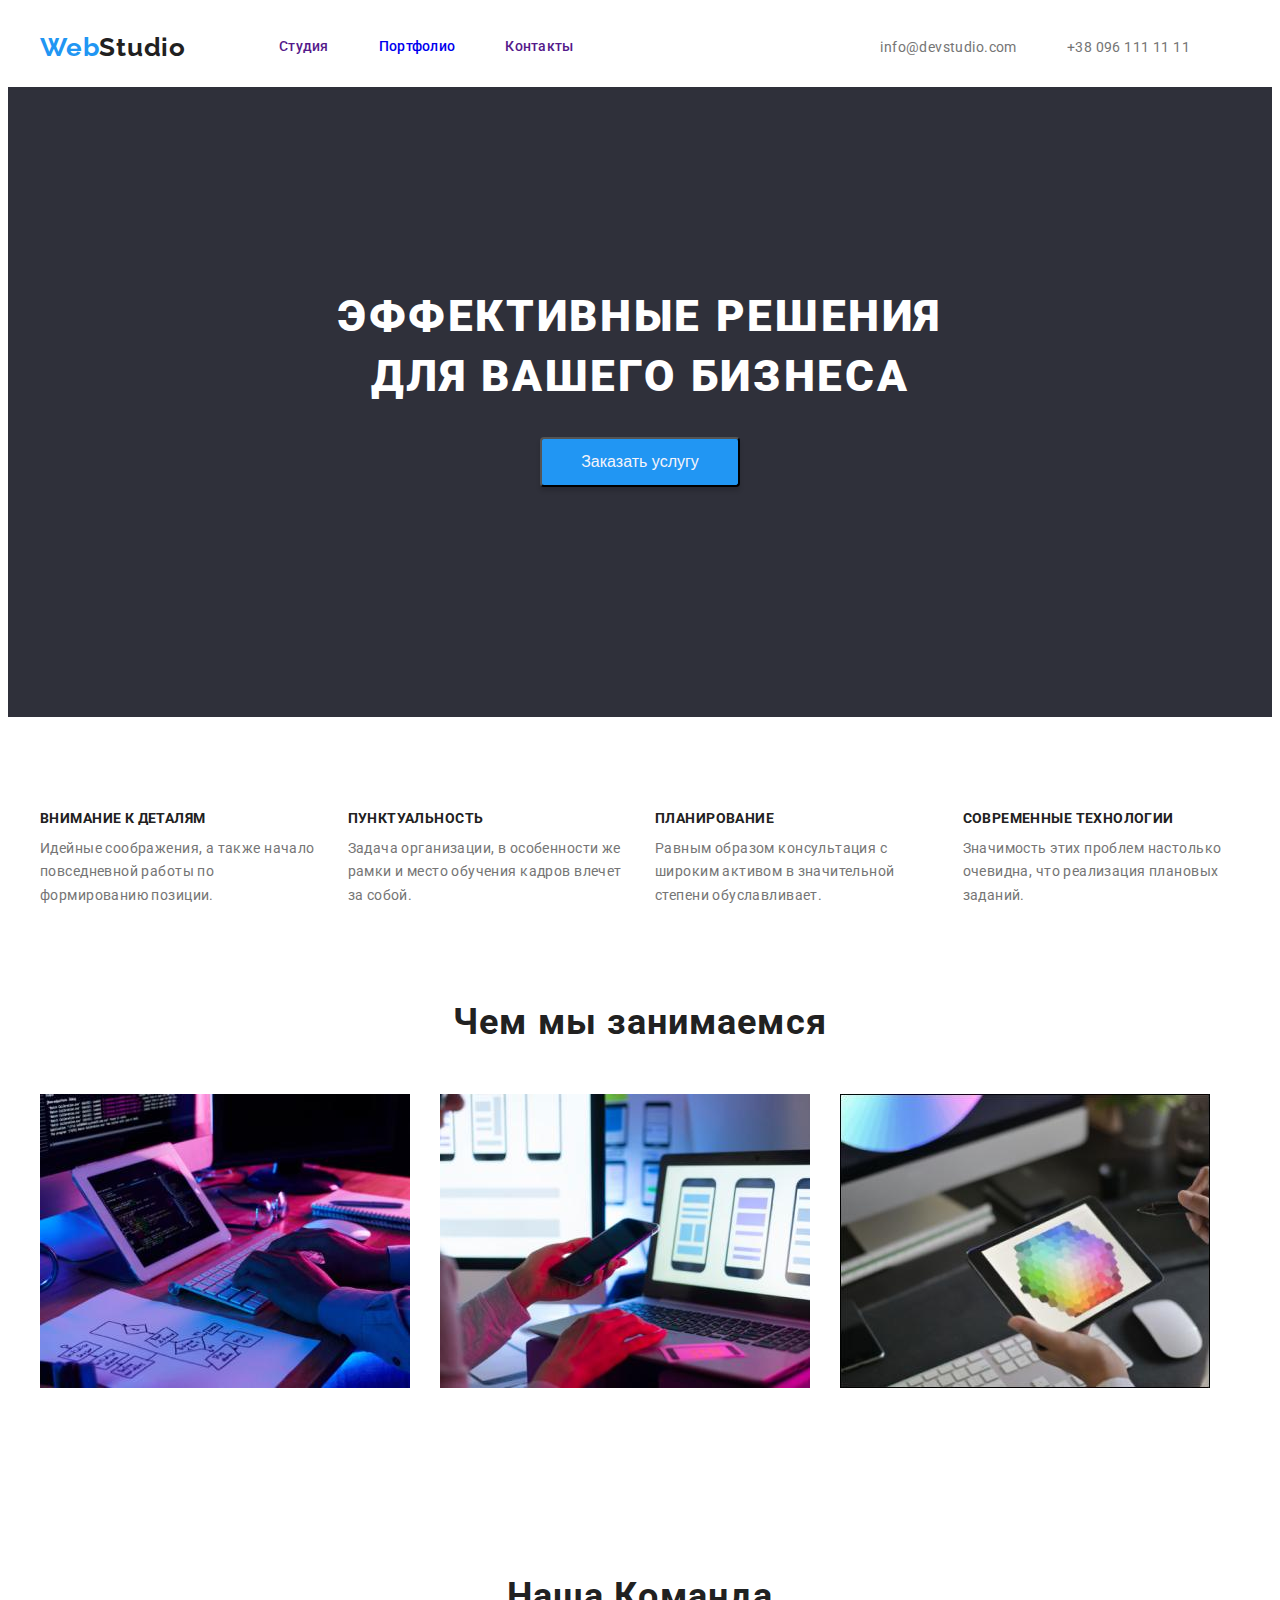
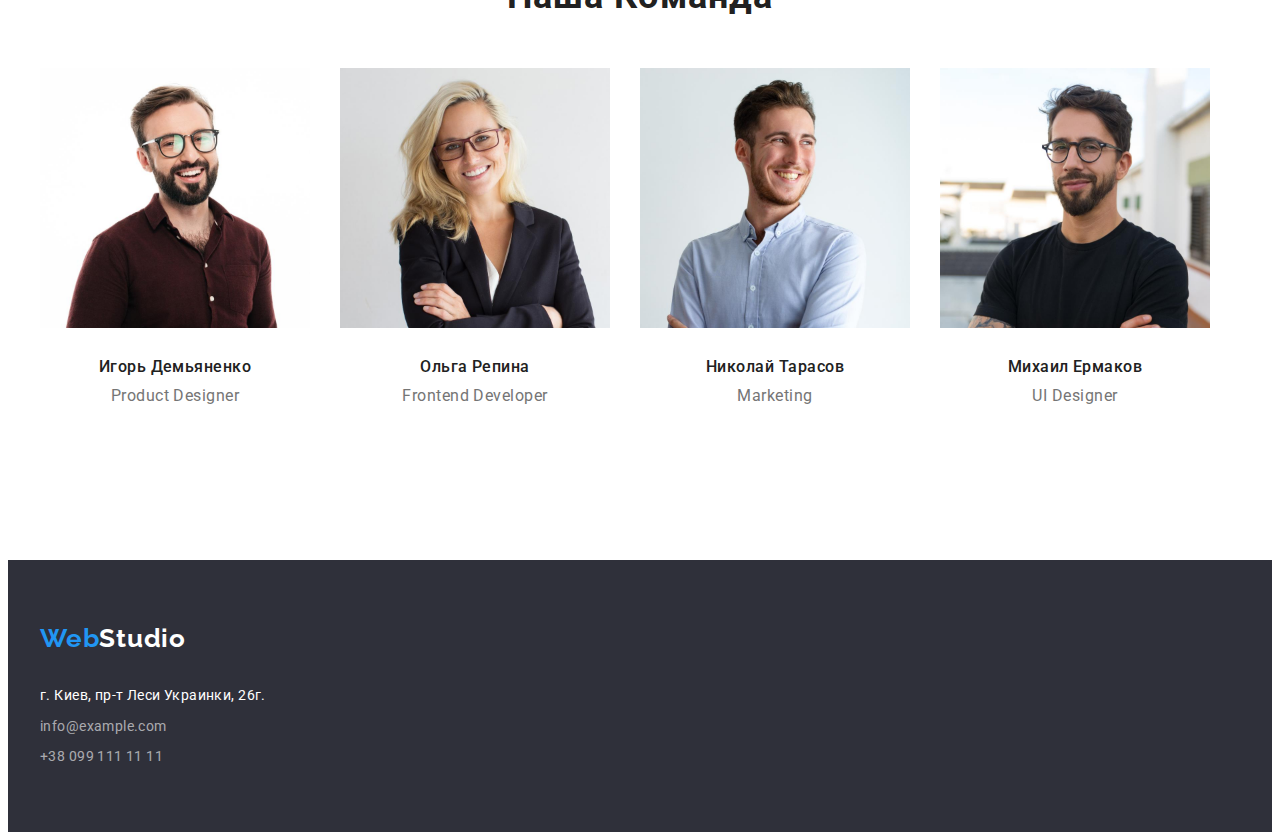
<file: index.html>
<!DOCTYPE html>
<html lang="ru">
  <head>
    <meta charset="UTF-8" />
    <meta http-equiv="X-UA-Compatible" content="IE=edge" />
    <meta name="viewport" content="width=device-width, initial-scale=1.0" />
    <title lang="en">Web studio</title>
    <link rel="preconnect" href="https://fonts.googleapis.com" />
    <link rel="preconnect" href="https://fonts.gstatic.com" crossorigin />
    <link
      href="https://fonts.googleapis.com/css2?family=Raleway:wght@700&family=Roboto:wght@400;500;700;900&display=swap"
      rel="stylesheet"
    />
    <link
      rel="stylesheet"
      href="https://cdnjs.cloudflare.com/ajax/libs/modern-normalize/1.1.0/modern-normalize.min.css"
      integrity="sha512-wpPYUAdjBVSE4KJnH1VR1HeZfpl1ub8YT/NKx4PuQ5NmX2tKuGu6U/JRp5y+Y8XG2tV+wKQpNHVUX03MfMFn9Q=="
      crossorigin="anonymous"
      referrerpolicy="no-referrer"
    />
    <link rel="stylesheet" href="css/styles.css" />
  </head>

  <body>
    <header class="header">
      <div class="container header-container">
        <nav class="site-nav">
          <div class="header-logo">
            <a href="" class="logo link"><span class="web">Web</span>Studio</a>
          </div>
          <ul class="header-list list">
            <li class="header-item list">
              <a class="header-link link" href="">Студия</a>
            </li>
            <li class="header-item list">
              <a class="header-link link" href="portfolio.html">Портфолио</a>
            </li>
            <li class="header-item list">
              <a class="header-link link" href="">Контакты</a>
            </li>
          </ul>
        </nav>
        <ul class="contact-list list">
          <li class="contact-list list">
            <a class="contact-link link" href="mailto:info@devstudio.com"
              >info@devstudio.com</a
            >
          </li>
          <li>
            <a class="contact-link link" href="tel:+380961111111"
              >+38 096 111 11 11</a
            >
          </li>
        </ul>
      </div>
    </header>
    <main>
      
        <section class="hero-section">
          <div class="container hero-container">
           <h1 class="hero-title">Эффективные решения для вашего бизнеса</h1>
           <div class="hero-btn">
           <button type="button btn" class="hero-button">Заказать услугу</button>
          </div>
        </div>
        </section>
        
        <section class="main-list-section">
          <div class="container main-container">
          <ul class="main-list list">
            <li class="list-item">
              <h3 class="list-title title">Внимание к деталям</h3>
              <p class="main-text">
                Идейные соображения, а также начало повседневной работы по
                формированию позиции.
              </p>
            </li>
            <li class="list-item">
              <h3 class="list-title title">Пунктуальность</h3>
              <p class="main-text">
                Задача организации, в особенности же рамки и место обучения
                кадров влечет за собой.
              </p>
            </li>
            <li class="list-item">
              <h3 class="list-title title">Планирование</h3>
              <p class="main-text">
                Равным образом консультация с широким активом в значительной
                степени обуславливает.
              </p>
            </li>
            <li class="list-item">
              <h3 class="list-title title">Современные технологии</h3>
              <p class="main-text">
                Значимость этих проблем настолько очевидна, что реализация
                плановых заданий.
              </p>
            </li>
          </ul>
        </section>
        </div>
        
        <section class="project-section">
          <div class="container">
          <h2 class="section-title">Чем мы занимаемся</h2>
          <ul class="chek-list list">
            <li class="chek-item">
              <img
                src="./images/about-1.jpg"
                alt="набираем сайт"
                width="370"
                height="294"
              />
            </li>
            <li class="chek-item">
              <img
                src="./images/about-2.jpg"
                alt="адаптивный сайт"
                width="370"
                height="294"
              />
            </li>
            <li class="chek-item">
              <img
                src="./images/about-3.jpg"
                alt="дизайн на планшете"
                width="370"
                height="294"
              />
            </li>
          </ul>
          </div>
        </section>
        <section class="team-section">
          <div class="container team-container">
          <h2 class="section-title">Наша Команда</h2>
          <ul class="team-list list">
            <li class="team-item-list">
              <img
                src="./images/team-1.jpg"
                alt="дизайнер"
                width="270"
                height="260"
              />
              <div class="team-people-name">
              <h3 class="team-name">Игорь Демьяненко</h3>
              <p class="proffesion" lang="en">Product Designer</p>
              </div>
            </li>
            <li class="team-item-list">
              <img
                src="./images/team-2.jpg"
                alt="разработчик"
                width="270"
                height="260"
              />
              <div class="team-people-name">
              <h3 class="team-name">Ольга Репина</h3>
              <p class="proffesion" lang="en">Frontend Developer</p>
              </div>
            </li>
            <li class="team-item-list">
              <img
                src="./images/team-3.jpg"
                alt="маркетинг"
                width="270"
                height="260"
              />
              <div class="team-people-name">
              <h3 class="team-name">Николай Тарасов</h3>
              <p class="proffesion" lang="en">Marketing</p>
              </div>
            </li>
            <li class="team-item-list">
              <img
                src="./images/team-4.jpg"
                alt="дизайнер"
                width="270"
                height="260"
              />
              <div class="team-people-name">
              <h3 class="team-name">Михаил Ермаков</h3>
              <p class="proffesion" lang="en">UI Designer</p>
              </div>
            </li>
          
          </ul>
          </div>
        </section>
    </main>
    <footer class="footer list">
      <div class="container footer-container">
      <address>
        <div class="footer-logo">
        <a class="logo-footer link" href=""><span class="web">Web</span>Studio</a>
        </div>
        <ul class="list contact footer-link">
          <li class="footer-item">
            <a class="address link" href=""
              >г. Киев, пр-т Леси Украинки, 26г.</a
            >
          </li>
          <li class="footer-item">
            <a
              class="contact-link footer-contact link"
              href="mailto:info@example.com"
              >info@example.com</a
            >
          </li>
          <li class="footer-item">
            <a class="contact-link footer-contact link" href="tel:+380991111111"
              >+38 099 111 11 11</a
            >
          </li>
        </ul>
      </address>
      </div>
    </footer>
  </body>
</html>
</file>
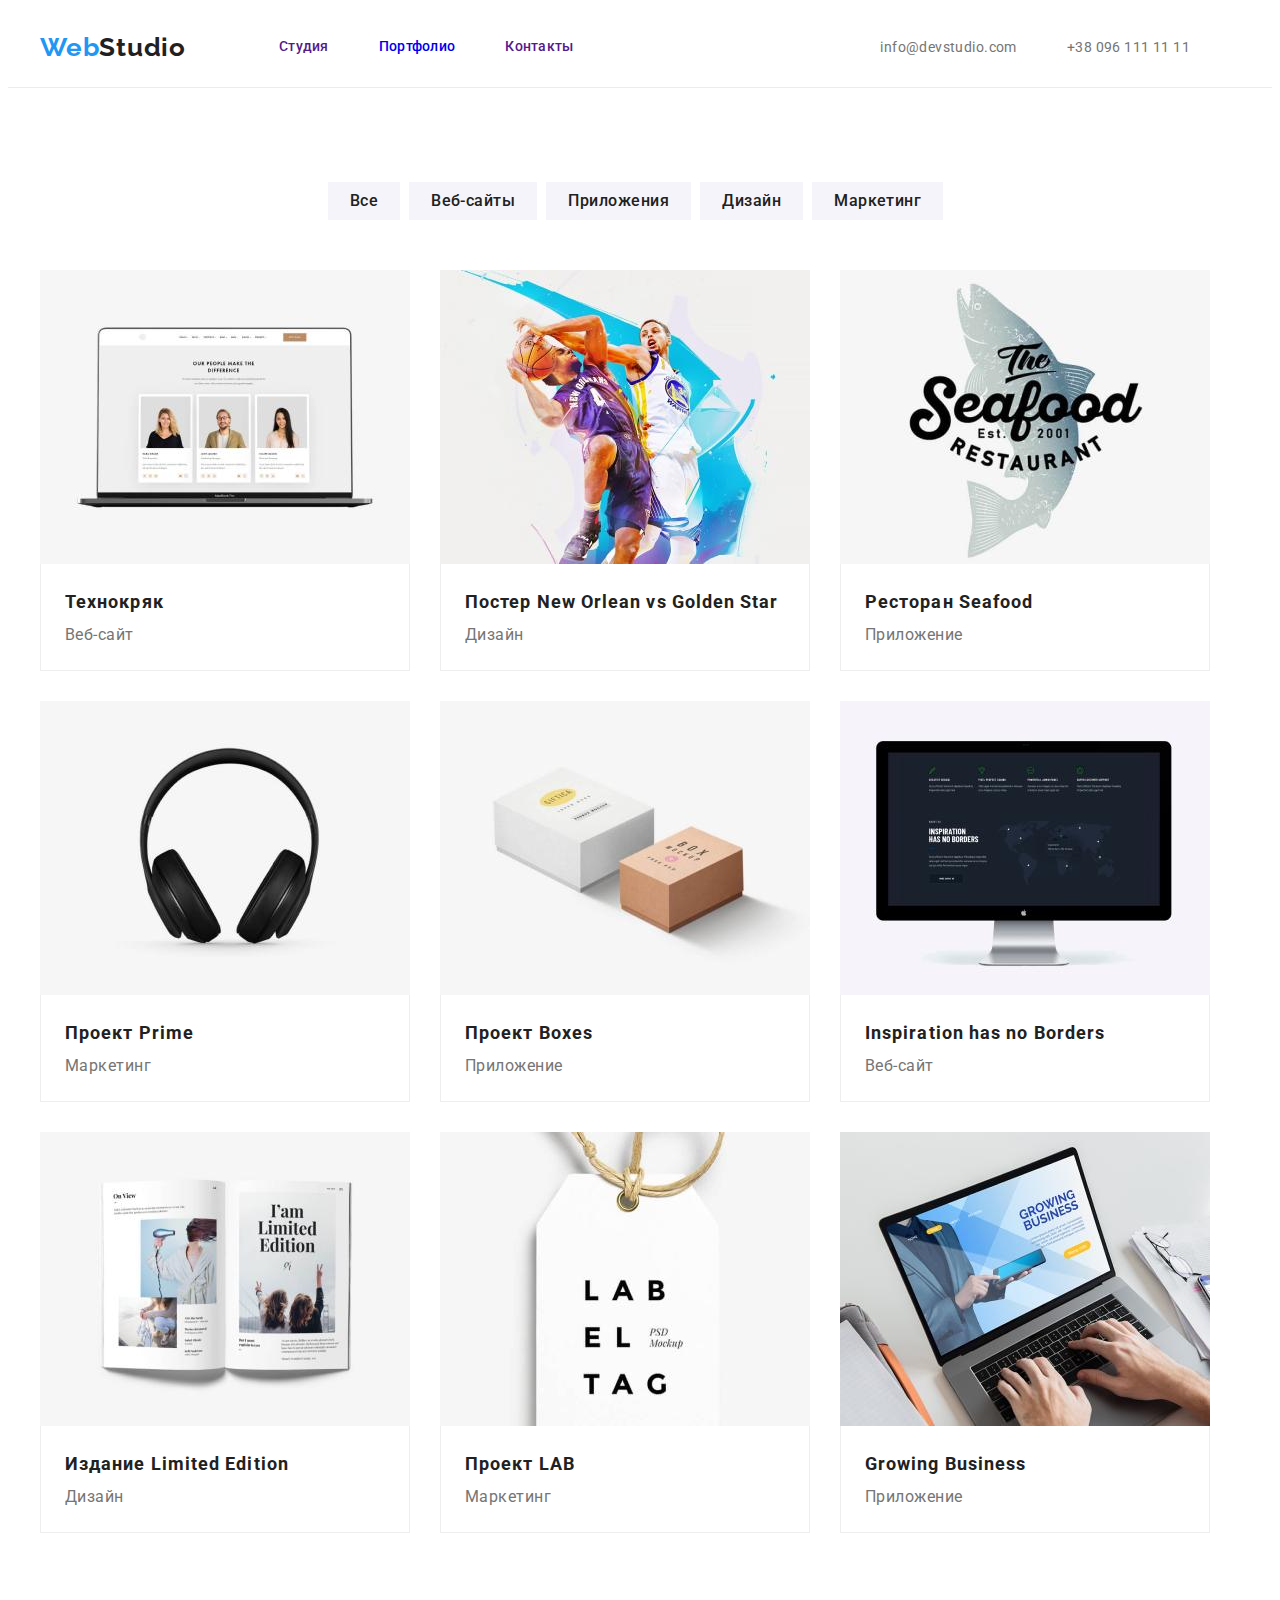
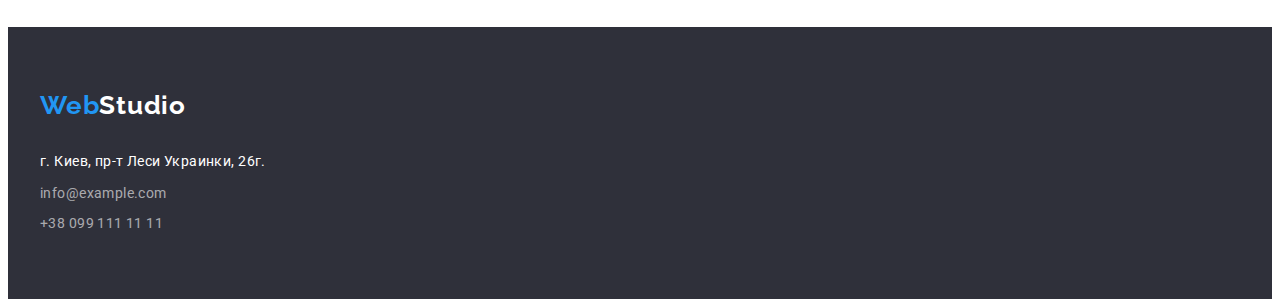
<file: portfolio.html>
<!DOCTYPE html>
<html lang="ru">
  <head>
    <meta charset="UTF-8" />
    <meta http-equiv="X-UA-Compatible" content="IE=edge" />
    <meta name="viewport" content="width=device-width, initial-scale=1.0" />
    <title lang="en">Portfolio</title>
    <link rel="preconnect" href="https://fonts.googleapis.com" />
    <link rel="preconnect" href="https://fonts.gstatic.com" crossorigin />
    <link
      href="https://fonts.googleapis.com/css2?family=Raleway:wght@700&family=Roboto:wght@400;500;700;900&display=swap"
      rel="stylesheet"
    />
    <link
      rel="stylesheet"
      href="https://cdnjs.cloudflare.com/ajax/libs/modern-normalize/1.1.0/modern-normalize.min.css"
      integrity="sha512-wpPYUAdjBVSE4KJnH1VR1HeZfpl1ub8YT/NKx4PuQ5NmX2tKuGu6U/JRp5y+Y8XG2tV+wKQpNHVUX03MfMFn9Q=="
      crossorigin="anonymous"
      referrerpolicy="no-referrer"
    />
    <link rel="stylesheet" href="css/styles.css" />
  </head>
  <body>
    <header class="header-portfolio header">
      <section class="header-section">
      <div class="container header-container">
        <nav class="site-nav">
          <div class="header-logo">
            <a href="" class="logo link"><span class="web">Web</span>Studio</a>
          </div>
          <ul class="header-list list">
            <li class="header-item list">
              <a class="header-link link" href="">Студия</a>
            </li>
            <li class="header-item list">
              <a class="header-link link" href="portfolio.html">Портфолио</a>
            </li>
            <li class="header-item list">
              <a class="header-link link" href="">Контакты</a>
            </li>
          </ul>
        </nav>
        <ul class="contact-list list">
          <li class="contact-list list">
            <a class="contact-link link" href="mailto:info@devstudio.com"
              >info@devstudio.com</a
            >
          </li>
          <li>
            <a class="contact-link link" href="tel:+380961111111"
              >+38 096 111 11 11</a
            >
          </li>
        </ul>
      </div>
      </section>
    </header>
    <main>
      <section class="portfolio-section">
      
          <h2 hidden>main-nav</h2>
          <div class="container button-container">
            <ul class="button-list list">
              <li class="btn-item">
                <button class="button-prof btn" type="button">Все</button>
              </li>
              <li class="btn-item">
                <button class="button-prof btn" type="button">Веб-сайты</button>
              </li>
              <li class="btn-item">
                <button class="button-prof btn" type="button">
                  Приложения
                </button>
              </li>
              <li class="btn-item">
                <button class="button-prof btn" type="button">Дизайн</button>
              </li>
              <li class="btn-item">
                <button class="button-prof btn" type="button">Маркетинг</button>
              </li>
            </ul>
          </div>
          <div class="project-container cotainer">
          <h2 hidden>Project</h2>
          <ul class="projects-list">
            <li class="project-item">
              <a class="project-link" href="">
                <img
                  src="./images/project-1.jpg"
                  alt="Ноутбук"
                  width="370"
                  height="294"
                />
                <div class="pjoject-text">
                  <h3 class="project-name">Технокряк</h3>
                <p class="project-title">Веб-сайт</p></a
              >
                </div>
            </li>
            <li class="project-item">
              <a class="project-link" href="">
                <img
                  src="./images/project-2.jpg"
                  alt="Баскетболисты"
                  width="370"
                  height="294"
                />
                <div class="pjoject-text">
                  <h3 class="project-name">Постер New Orlean vs Golden Star</h3>
                <p class="project-title">Дизайн</p></a
              >
              </div>
            </li>
            <li class="project-item">
              <a class="project-link" href="">
                <img
                  src="./images/project-3.jpg"
                  alt="Логотип с рыбой"
                  width="370"
                  height="294"
                />
                <div class="pjoject-text">
                  <h3 class="project-name">Ресторан Seafood</h3>
                <p class="project-title">Приложение</p>
              </a>
              </div>
            </li>
            <li class="project-item">
              <a class="project-link" href=""
                ><img
                  src="./images/project-4.jpg"
                  alt="Наушники"
                  width="370"
                  height="294"
                />
                <div class="pjoject-text">
                  <h3 class="project-name">Проект Prime</h3>
                <p class="project-title">Маркетинг</p></a
              >
              </div>
            </li>
            <li class="project-item">
              <a class="project-link" href="">
                <img
                  src="./images/project-5.jpg"
                  alt="Коробки"
                  width="370"
                  height="294"
                />
                <div class="pjoject-text">
                  <h3 class="project-name">Проект Boxes</h3>
                <p class="project-title">Приложение</p></a
              >
              </div>
            </li>
            <li class="project-item">
              <a class="project-link" href=""
                ><img
                  src="./images/project-6.jpg"
                  alt="Монитор"
                  width="370"
                  height="294"
                />
                <div class="pjoject-text">
                  <h3 class="project-name">Inspiration has no Borders</h3>
                <p class="project-title">Веб-сайт</p>
              </a>
              </div>
            </li>
            <li class="project-item">
              <a class="project-link" href=""
                ><img
                  src="./images/project-7.jpg"
                  alt="Книга"
                  width="370"
                  height="294"
                />
                <div class="pjoject-text">
                  <h3 class="project-name">Издание Limited Edition</h3>
                <p class="project-title">Дизайн</p>
              </a>
              </div>
            </li>
            <li class="project-item">
              <a class="project-link" href="">
                <img
                  src="./images/project-8.jpg"
                  alt="Бирка"
                  width="370"
                  height="294"
                />
                <div class="pjoject-text">
                  <h3 class="project-name">Проект LAB</h3>
                <p class="project-title">Маркетинг</p>
              </a>
              </div>
            </li>
            <li class="project-item">
              <a class="project-link" href="">
                <img
                  src="./images/project-9.jpg"
                  alt="Ноутбук"
                  width="370"
                  height="294"
                />
                <div class="pjoject-text">
                  <h3 class="project-name">Growing Business</h3>
                <p class="project-title">Приложение</p>
              </a>
              </div>
            </li>
          </ul>
        </div>
      </div>
      </section>
    </main>
    <footer class="footer list">
      <div class="container footer-container">
        <address>
          <div class="footer-logo">
            <a class="logo-footer link" href=""
              ><span class="web">Web</span>Studio</a
            >
          </div>
          <ul class="list contact footer-link">
            <li class="footer-item">
              <a class="address link" href=""
                >г. Киев, пр-т Леси Украинки, 26г.</a
              >
            </li>
            <li class="footer-item">
              <a
                class="contact-link footer-contact link"
                href="mailto:info@example.com"
                >info@example.com</a
              >
            </li>
            <li class="footer-item">
              <a
                class="contact-link footer-contact link"
                href="tel:+380991111111"
                >+38 099 111 11 11</a
              >
            </li>
          </ul>
        </address>
      </div>
    </footer>
  </body>
</html>
</file>
<file: css/styles.css>
:root {
  --primary-title-color: #ffffff;
  --secondary-title-color: #212121;
  --secondary-text-color: #757575;
  --button-text-color: #f5f4fa;
  --accent-color: #2196f3;
}

p,
h1,
h2,
h3,
h4,
h5,
h6 {
  margin: 0;
}

ul {
  margin: 0;
  padding-left: 0;
}

img {
  display: block;
}

/* body */
body {
  font-family: "Roboto", sans-serif;
  letter-spacing: 0.03em;
}
.btn {
  border: none;
}
.link {
  text-decoration: none;
}
.list {
  list-style: none;
}
.container {
  width: 1200px;
  margin: 0 auto;
  padding-left: 15px;
  padding-right: 15px;
}
/* header */

.logo {
  font-family: Raleway;
  font-style: normal;
  font-weight: bold;
  font-size: 26px;
  line-height: 1.19;
  letter-spacing: 0.03em;
  color: #212121;
}
.web {
  color: #2196f3;
}

.header-list {
  font-weight: 500;
  font-style: normal;
  font-size: 14px;
  line-height: 1.14;
  letter-spacing: 0.02em;
  color: var(--secondary-title-color);
}
.address {
  font-style: normal;
  font-weight: normal;
  font-size: 14px;
  line-height: 1.71;
  letter-spacing: 0.03em;
  color: var(--primary-title-color);
}
.contact-link {
  font-style: normal;
  font-weight: normal;
  font-size: 14px;
  line-height: 1.71;
  letter-spacing: 0.03em;
  color: var(--secondary-text-color);
}
.link:hover,
.link:focus {
  color: var(--accent-color);
}

.header-container {
  display: flex;
  align-items: center;
  padding-top: 24px;
  padding-bottom: 24px;
}
.header-section {
  border-bottom: 1px solid #ececec;
}

.site-nav {
  display: flex;
  align-items: center;
}

.header-list {
  display: flex;
  align-items: center;
}

.contact-list {
  display: flex;
  margin-left: auto;
  align-items: center;
  margin-right: 50px;
}

.header-item:not(:last-child) {
  margin-right: 50px;
}
.header-logo {
  margin-right: 93px;
}
/* hero section */
.hero-section {
  padding-top: 200px;
  padding-bottom: 30px;
  background-color: #2f303a;
}
.hero-title {
  text-align: center;
  max-width: 696px;
  margin: 0 auto;
  margin-bottom: 30px;
  font-weight: 900;
  font-size: 44px;
  line-height: 1.36;
  letter-spacing: 0.06em;
  text-transform: uppercase;
  color: var(--primary-title-color);
}

.hero-button {
  font-style: Bold;
  font-size: 16px;
  line-height: 1.6em;
  margin: 0 auto;
  display: block;
  width: 200px;
  height: 50px;
  background: #2196f3;
  box-shadow: 0px 4px 4px rgba(0, 0, 0, 0.15);
  border-radius: 4px;
  color: var(--button-text-color);
}

.hero-container {
  padding-bottom: 200px;
}

/* main section */

.title {
  font-weight: bold;
  font-size: 14px;
  line-height: 1.14;
  letter-spacing: 0.03em;
  text-transform: uppercase;
  color: var(--secondary-title-color);
}
.main-text {
  font-weight: normal;
  font-size: 14px;
  line-height: 1.71;
  letter-spacing: 0.03em;
  color: var(--secondary-text-color);
}
.main-list {
  margin: 0 auto;
  display: flex;
  flex-basis: 1200px;
}
.list-item {
  width: 270px;
  flex-grow: 1;
}
.list-item:not(:last-child) {
  margin-right: 30px;
}
.list-title {
  padding-bottom: 10px;
}

.main-list-section {
  padding-top: 94px;
  padding-bottom: 94px;
}

/* project section */

.project-section {
  padding-bottom: 94px;
}
.section-title {
  margin-bottom: 50px;
  font-weight: bold;
  font-size: 36px;
  line-height: 1.16;
  text-align: center;
  letter-spacing: 0.03em;
  color: var(--secondary-title-color);
}
.team-name {
  font-weight: 500;
  font-size: 16px;
  line-height: 1.18;
  text-align: center;
  letter-spacing: 0.03em;
  color: var(--secondary-title-color);
  padding-bottom: 10px;
}
.proffesion {
  font-weight: normal;
  font-size: 16px;
  line-height: 1.18;
  letter-spacing: 0.03em;
  color: var(--secondary-text-color);
  padding-bottom: 30px;
}
.team-item-list {
  margin-right: 30px;
}

.chek-list {
  margin: 0 auto;
  display: flex;
  align-items: center;
}

.chek-item {
  display: block;
  margin-right: 30px;
}
.team-container {
  flex-grow: 1;
}
.team-list {
  display: flex;
  align-items: center;
}
.team-people-name {
  margin: 0 auto;
  text-align: center;
  padding-top: 30px;
  padding-bottom: 30px;
}

.proffesion {
  text-align: center;
}

.team-section {
  padding-bottom: 94px;
  padding-top: 94px;
}
/* footer */
.address {
  font-weight: normal;
  font-size: 14px;
  line-height: 1.71;
  letter-spacing: 0.03em;
  color: var(--primary-title-color);
}
.footer {
  background-color: #2f303a;
}
.logo-footer {
  font-family: Raleway;
  font-style: normal;
  font-weight: bold;
  font-size: 26px;
  line-height: 1.92;
  letter-spacing: 0.03em;
  color: var(--primary-title-color);
}
/* portfolio button */
.portfolio-section {
  padding-top: 94px;
  padding-bottom: 94px;
}

.project-link {
  display: block;
}

.projects-list {
  display: flex;
  flex-wrap: wrap;
  margin-left: -30px;
  margin-bottom: -30px;
}

.project-item {
  border-bottom: 1px;
  margin-left: 30px;
  margin-bottom: 30px;
}

.button-prof {
  font-family: Roboto;
  font-style: normal;
  font-weight: 500;
  font-size: 16px;
  line-height: 1.62;
  text-align: center;
  letter-spacing: 0.03em;
  color: var(--secondary-title-color);
  background-color: #f5f4fa;
  padding-top: 6px;
  padding-bottom: 6px;
  padding-left: 22px;
  padding-right: 22px;
  margin-bottom: 50px;
}
.button-prof:hover,
.button-prof:active {
  color: var(--button-text-color);
  background-color: var(--accent-color);
  border-radius: 4px;
  filter: drop-shadow(0px 4px 4px rgba(0, 0, 0, 0.25));
}

.pjoject-text {
  padding-top: 20px;
  padding-bottom: 20px;
  padding-left: 24px;
  padding-right: 24px;
  border-left: 1px solid #eeeeee;
  border-right: 1px solid #eeeeee;
  border-bottom: 1px solid #eeeeee;
}
.project-container {
  display: block;
  margin: 0 auto;
  width: 1200px;
  padding-right: 15px;
  padding-left: 15px;
}
.projects-list {
  list-style: none;
}
.project-link {
  text-decoration: none;
}
.project-name {
  font-weight: bold;
  font-size: 18px;
  line-height: 2;
  letter-spacing: 0.06em;
  color: var(--secondary-title-color);
}
.project-title {
  font-weight: normal;
  font-size: 16px;
  line-height: 1.87;
  letter-spacing: 0.03em;
  color: var(--secondary-text-color);
}

.button-list {
  display: block;
  display: flex;
  margin-left: auto;
  justify-content: center;
}
.btn-item {
  margin-right: 9px;
}
/* FOOTER */
.footer-contact {
  font-style: Regular;
  font-size: 14px;
  line-height: 1.46em;
  letter-spacing: 0.03;
  color: rgba(255, 255, 255, 0.6);
}
.footer-container {
  display: block;
  display: flex;
}
.footer-logo {
  margin-bottom: 20px;
}
.footer-item {
  margin-top: 9px;
}
.footer {
  padding-top: 54px;
  padding-bottom: 66px;
}
</file>
